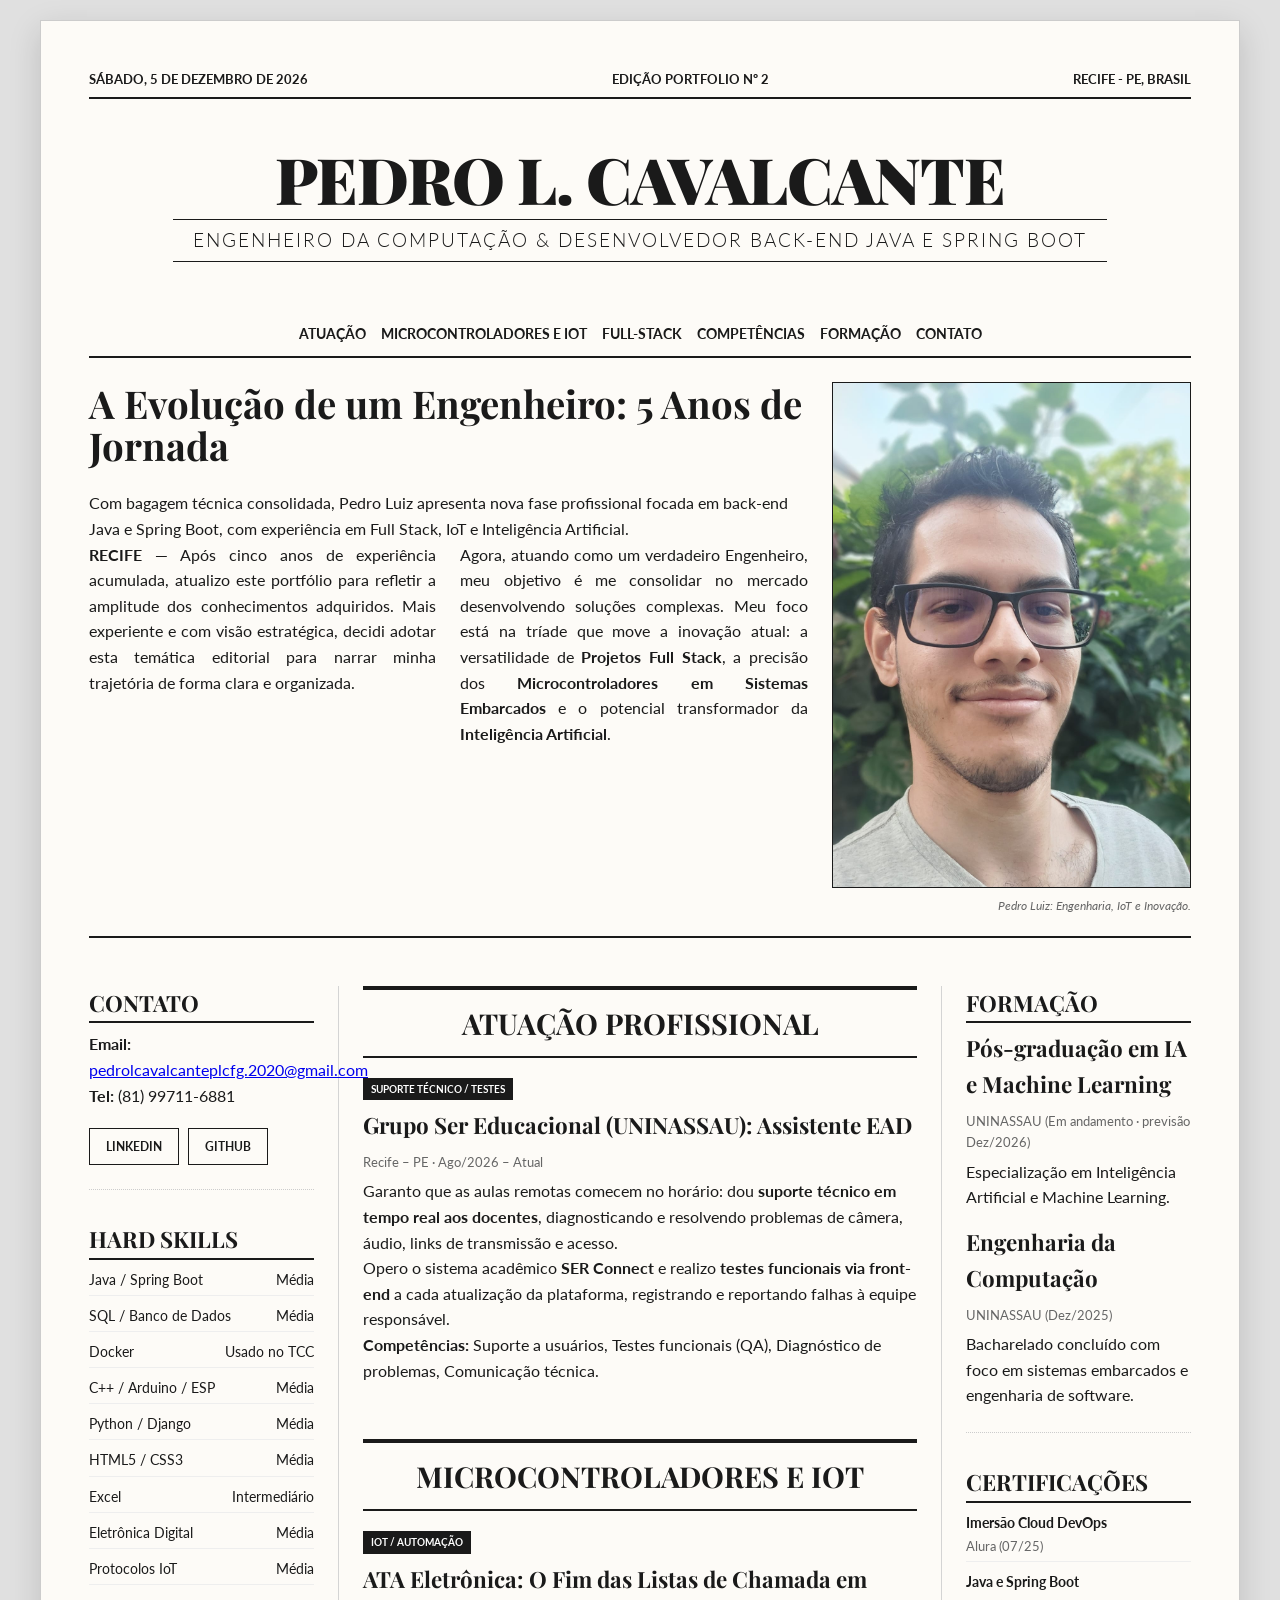
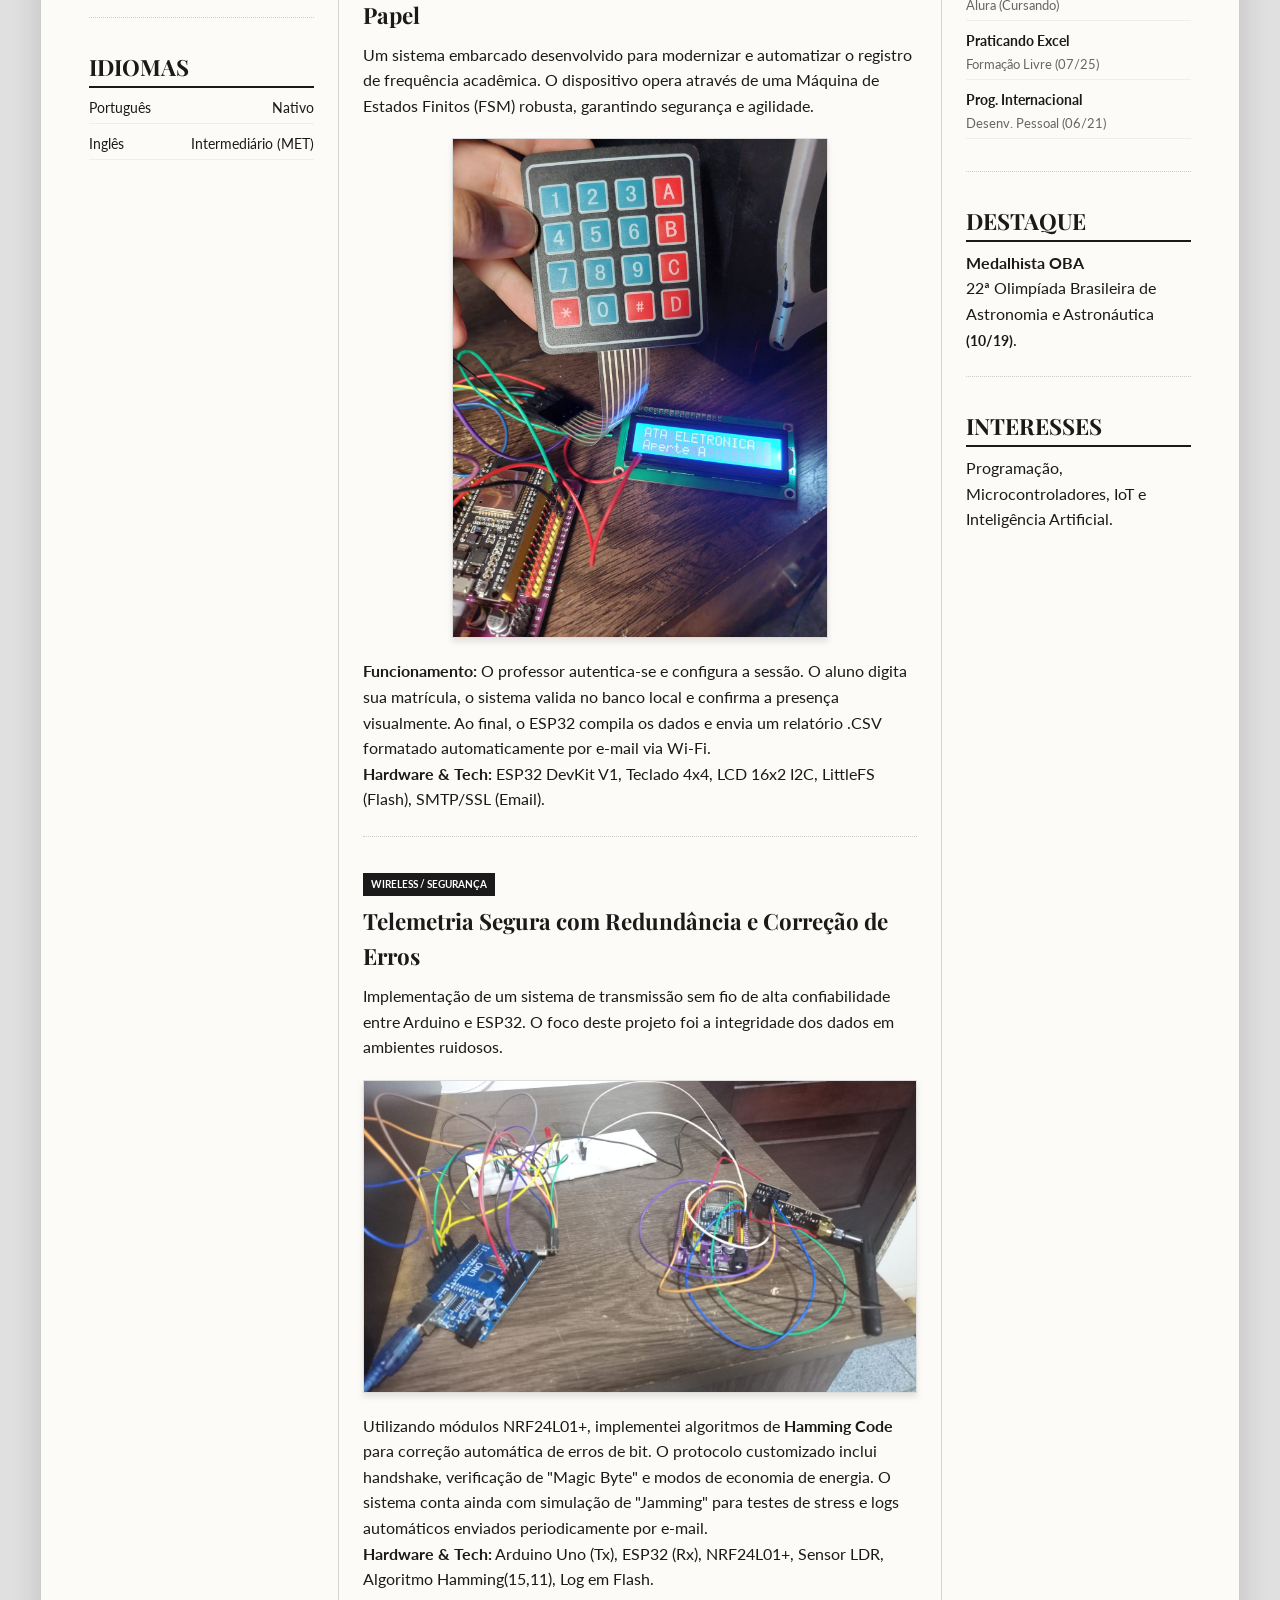
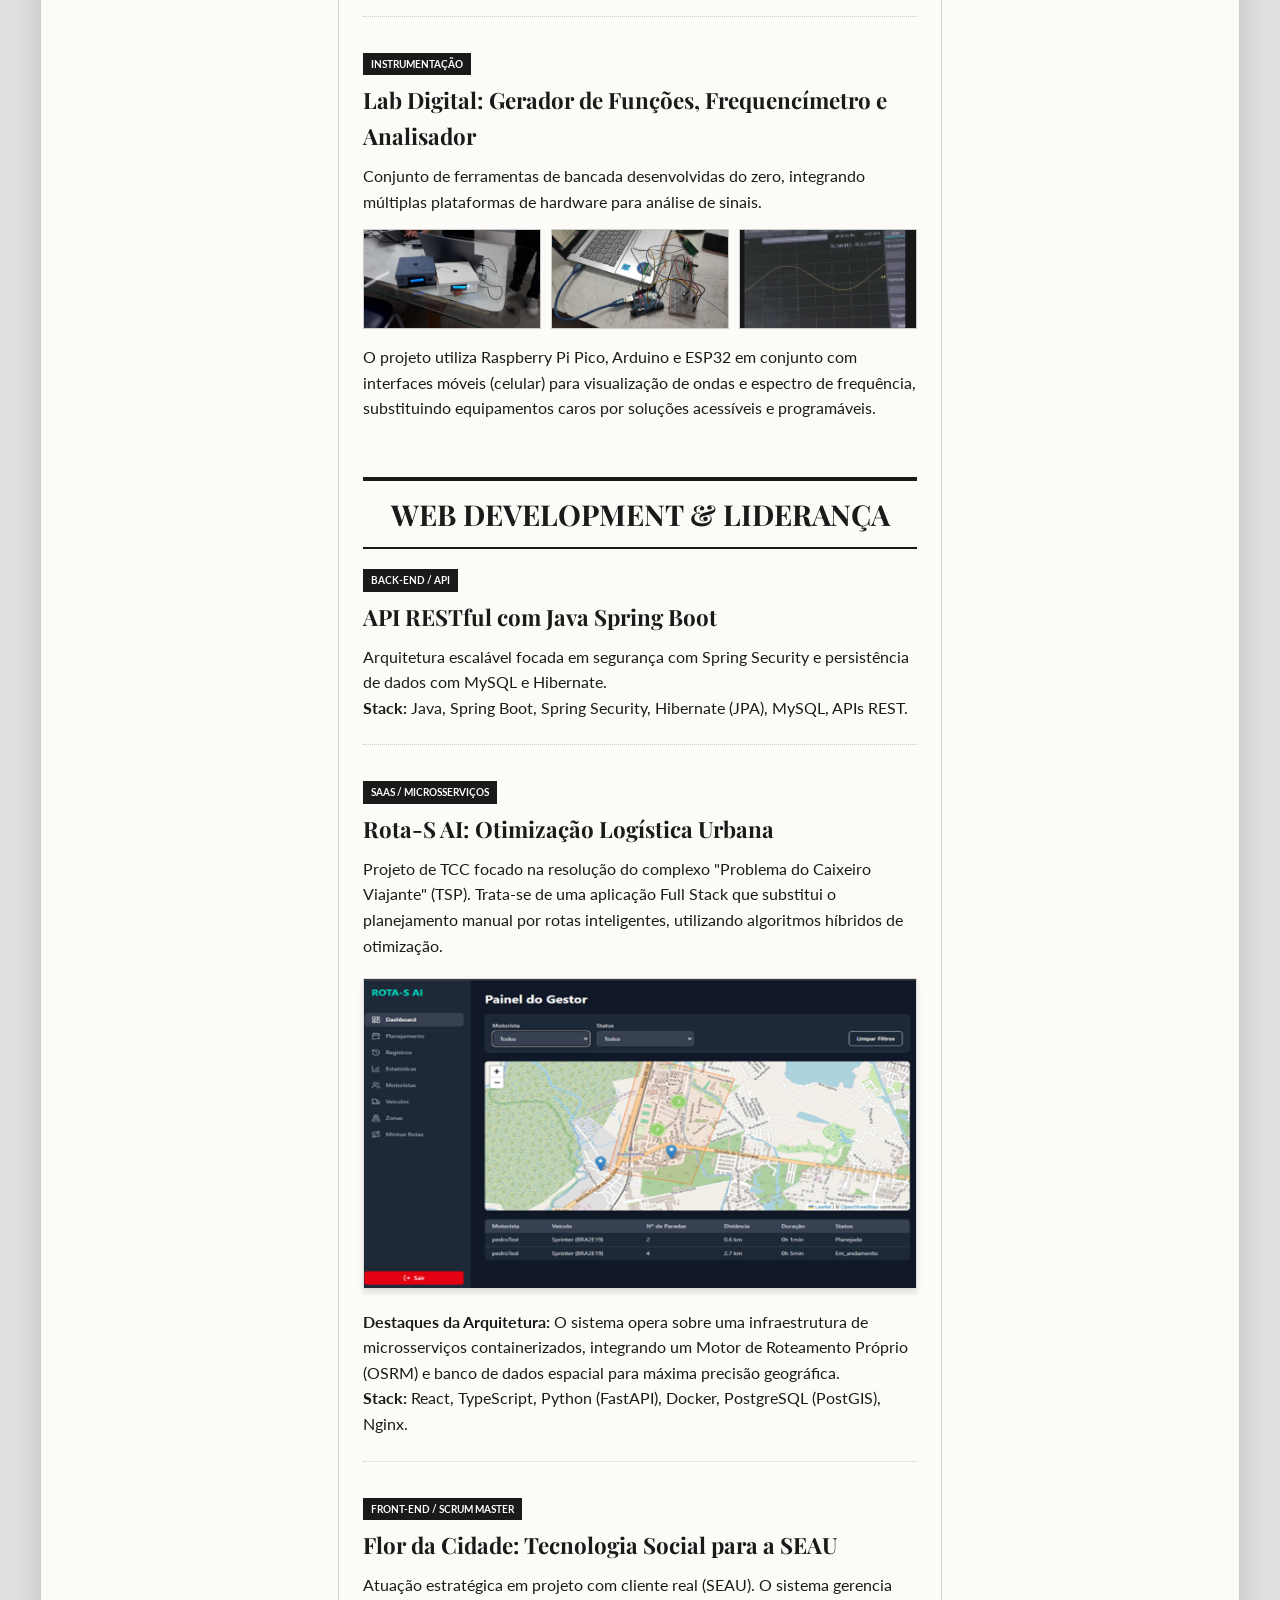
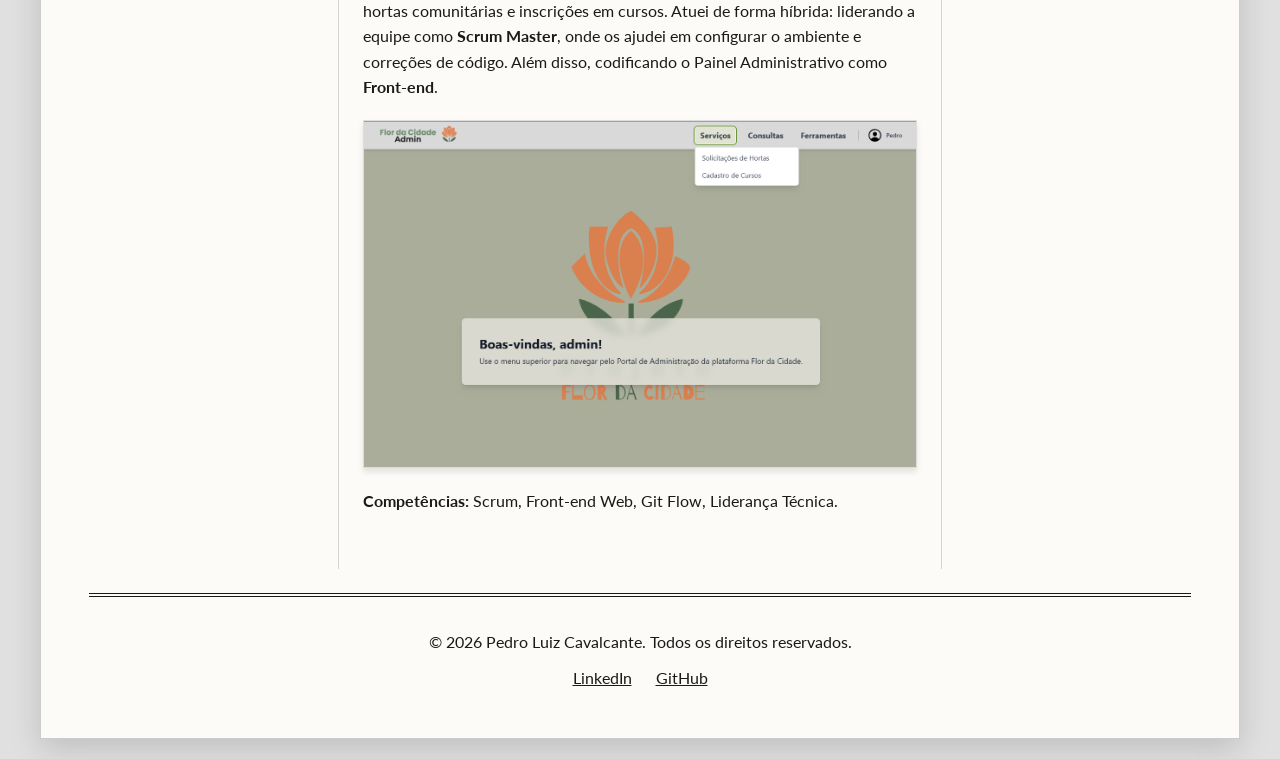
<file: index.html>
<!-- 
ATUALIZAÇÃO: ajuste no link do linkedin.
-->

<!DOCTYPE html>
<html lang="pt-br">
<head>
    <meta charset="UTF-8">
    <meta name="viewport" content="width=device-width, initial-scale=1.0">
    <title>Pedro Luiz Cavalcante | Desenvolvedor Back-end Java e Spring Boot</title>
    
    <!-- Metatags SEO -->
    <meta name="description" content="Portfólio de Pedro Luiz Cavalcante, Engenheiro da Computação e desenvolvedor back-end Java e Spring Boot: APIs REST, Spring Security, Hibernate, MySQL, Docker, além de projetos de IoT e Full Stack.">

    <!-- Fontes Google -->
    <link rel="preconnect" href="https://fonts.googleapis.com">
    <link rel="preconnect" href="https://fonts.gstatic.com" crossorigin>
    <link href="https://fonts.googleapis.com/css2?family=Lato:wght@300;400;700&family=Playfair+Display:ital,wght@0,400;0,700;0,900;1,400&display=swap" rel="stylesheet">

    <!-- CSS Externo -->
    <link rel="stylesheet" href="assets/css/style.css">

    <!-- Ícone da aba -->
    <link rel="icon" href="data:image/svg+xml,%3Csvg xmlns='http://www.w3.org/2000/svg' viewBox='0 0 64 64'%3E%3Crect width='64' height='64' rx='8' fill='%23f4f1ea'/%3E%3Ctext x='32' y='46' font-family='Georgia,serif' font-size='40' font-weight='700' text-anchor='middle' fill='%23111'%3EP%3C/text%3E%3C/svg%3E">

    <!-- Dados estruturados para buscadores (Google entende quem é e o que faz) -->
    <script type="application/ld+json">
    {
        "@context": "https://schema.org",
        "@type": "Person",
        "name": "Pedro Luiz Cavalcante",
        "jobTitle": "Desenvolvedor Back-end Java e Spring Boot",
        "description": "Engenheiro da Computação focado em back-end com Java e Spring Boot: APIs REST, Spring Security, Hibernate, MySQL e Docker.",
        "knowsAbout": ["Java", "Spring Boot", "APIs REST", "Spring Security", "Hibernate", "MySQL", "Docker", "IoT"],
        "address": { "@type": "PostalAddress", "addressLocality": "Recife", "addressRegion": "PE", "addressCountry": "BR" },
        "sameAs": [
            "https://www.linkedin.com/in/pedro-luiz-cavalcante-541475212",
            "https://github.com/PedroLuizC"
        ]
    }
    </script>
</head>
<body>

    <div class="newspaper-container">
        
        <!-- HEADER META -->
        <div class="meta-header">
            <span id="current-date">Carregando data...</span>
            <span>Edição Portfolio nº 2</span>
            <span>Recife - PE, Brasil</span>
        </div>

        <!-- MASTHEAD -->
        <header class="masthead">
            <h1>Pedro L. Cavalcante</h1>
            <p>Engenheiro da Computação & Desenvolvedor Back-end Java e Spring Boot</p>
        </header>

        <!-- NAVEGAÇÃO -->
        <nav class="nav-bar">
            <ul class="nav-list">
                <li><a href="#atuacao">Atuação</a></li>
                <li><a href="#micro">Microcontroladores e IoT</a></li>
                <li><a href="#fullstack">Full-Stack</a></li>
                <li><a href="#skills">Competências</a></li>
                <li><a href="#formacao">Formação</a></li>
                <li><a href="#contato">Contato</a></li>
            </ul>
        </nav>

        <!-- HERO SECTION (Manchete e Foto Principal) -->
        <section class="hero">
            <div class="hero-text">
                <h2>A Evolução de um Engenheiro: 5 Anos de Jornada</h2>
                
                <div class="lead">
                    Com bagagem técnica consolidada, Pedro Luiz apresenta nova fase profissional focada em back-end Java e Spring Boot, com experiência em Full Stack, IoT e Inteligência Artificial.
                </div>
                
                <p>
                    <strong>RECIFE —</strong> Após cinco anos de experiência acumulada, atualizo este portfólio para refletir a amplitude dos conhecimentos adquiridos. Mais experiente e com visão estratégica, decidi adotar esta temática editorial para narrar minha trajetória de forma clara e organizada.
                    <br><br>
                    <br><br>
                    Agora, atuando como um verdadeiro Engenheiro, meu objetivo é me consolidar no mercado desenvolvendo soluções complexas. Meu foco está na tríade que move a inovação atual: a versatilidade de <strong>Projetos Full Stack</strong>, a precisão dos <strong>Microcontroladores em Sistemas Embarcados</strong> e o potencial transformador da <strong>Inteligência Artificial</strong>.
                </p>
            </div>
            <div>
                <div class="hero-img">
                    <img src="assets/img/fotoPeter.jpeg" alt="Pedro Luiz Cavalcante" onerror="this.src='https://via.placeholder.com/400x500/333/fff?text=FOTO+DO+PEDRO'">
                </div>
                <div class="photo-caption">Pedro Luiz: Engenharia, IoT e Inovação.</div>
            </div>
        </section>
        <!-- SIDEBAR ESQUERDA -->
        <aside class="sidebar-left" id="contato">
            <div class="news-item">
                <h3 class="sidebar-title">Contato</h3>
                <p><strong>Email:</strong> <a href="mailto:pedrolcavalcanteplcfg.2020@gmail.com">pedrolcavalcanteplcfg.2020@gmail.com</a></p>
                <p><strong>Tel:</strong> (81) 99711-6881</p>
                <div style="margin-top: 15px;">
                    <a href="https://www.linkedin.com/in/pedro-luiz-cavalcante-541475212" target="_blank" class="btn-newspaper">LinkedIn</a>
                    <a href="https://github.com/PedroLuizC" target="_blank" class="btn-newspaper">GitHub</a>
                </div>
            </div>

            <div class="news-item" id="skills">
                <h3 class="sidebar-title">Hard Skills</h3>
                <ul class="simple-list">
                    <li>Java / Spring Boot <span>Média</span></li>
                    <li>SQL / Banco de Dados <span>Média</span></li>
                    <li>Docker <span>Usado no TCC</span></li>
                    <li>C++ / Arduino / ESP <span>Média</span></li>
                    <li>Python / Django <span>Média</span></li>
                    <li>HTML5 / CSS3 <span>Média</span></li>
                    <li>Excel <span>Intermediário</span></li> <!-- ADICIONADO -->
                    <li>Eletrônica Digital <span>Média</span></li>
                    <li>Protocolos IoT <span>Média</span></li>
                </ul>
            </div>
            
             <div class="news-item">
                <h3 class="sidebar-title">Idiomas</h3>
                <ul class="simple-list">
                    <li>Português <span>Nativo</span></li>
                    <li>Inglês <span>Intermediário (MET)</span></li>
                </ul>
            </div>
        </aside>

        <!-- CONTEÚDO PRINCIPAL -->
        <main class="main-content">

            <!-- SEÇÃO: ATUAÇÃO PROFISSIONAL -->
            <div id="atuacao">
                <h2 class="section-header">Atuação Profissional</h2>

                <article class="news-item">
                    <span class="category-tag">Suporte Técnico / Testes</span>
                    <h3>Grupo Ser Educacional (UNINASSAU): Assistente EAD</h3>
                    <small style="color:#666; display:block; margin-bottom:5px;">Recife – PE · Ago/2026 – Atual</small>
                    <p>
                        Garanto que as aulas remotas comecem no horário: dou <strong>suporte técnico em tempo real aos docentes</strong>, diagnosticando e resolvendo problemas de câmera, áudio, links de transmissão e acesso.
                    </p>
                    <p>
                        Opero o sistema acadêmico <strong>SER Connect</strong> e realizo <strong>testes funcionais via front-end</strong> a cada atualização da plataforma, registrando e reportando falhas à equipe responsável.
                    </p>
                    <div class="tech-specs">
                        <strong>Competências:</strong>
                        Suporte a usuários, Testes funcionais (QA), Diagnóstico de problemas, Comunicação técnica.
                    </div>
                </article>
            </div>

            <!-- SEÇÃO: MICROCONTROLADORES E IOT -->
            <div id="micro">
                <h2 class="section-header">Microcontroladores e IoT</h2>

                <!-- PROJETO 1 -->
                <article class="news-item">
                    <span class="category-tag">IoT / Automação</span>
                    <h3>ATA Eletrônica: O Fim das Listas de Chamada em Papel</h3>
                    <p>
                        Um sistema embarcado desenvolvido para modernizar e automatizar o registro de frequência acadêmica. O dispositivo opera através de uma Máquina de Estados Finitos (FSM) robusta, garantindo segurança e agilidade.
                    </p>
                    
                    <!-- FOTO ATA ATUALIZADA -->
                    <img src="assets/img/ATA.jpeg" alt="Protótipo da ATA Eletrônica" class="article-img">
                    
                    <p>
                        <strong>Funcionamento:</strong> O professor autentica-se e configura a sessão. O aluno digita sua matrícula, o sistema valida no banco local e confirma a presença visualmente. Ao final, o ESP32 compila os dados e envia um relatório .CSV formatado automaticamente por e-mail via Wi-Fi.
                    </p>
                    <div class="tech-specs">
                        <strong>Hardware & Tech:</strong>
                        ESP32 DevKit V1, Teclado 4x4, LCD 16x2 I2C, LittleFS (Flash), SMTP/SSL (Email).
                    </div>
                </article>

                <!-- PROJETO 2 -->
                <article class="news-item">
                    <span class="category-tag">Wireless / Segurança</span>
                    <h3>Telemetria Segura com Redundância e Correção de Erros</h3>
                    <p>
                        Implementação de um sistema de transmissão sem fio de alta confiabilidade entre Arduino e ESP32. O foco deste projeto foi a integridade dos dados em ambientes ruidosos.
                    </p>

                    <img src="assets/img/receptor-transmissor.jpeg" alt="Sistema de Telemetria (Transmissor e Receptor)" class="article-img">

                    <p>
                        Utilizando módulos NRF24L01+, implementei algoritmos de <strong>Hamming Code</strong> para correção automática de erros de bit. O protocolo customizado inclui handshake, verificação de "Magic Byte" e modos de economia de energia. O sistema conta ainda com simulação de "Jamming" para testes de stress e logs automáticos enviados periodicamente por e-mail.
                    </p>
                    <div class="tech-specs">
                        <strong>Hardware & Tech:</strong>
                        Arduino Uno (Tx), ESP32 (Rx), NRF24L01+, Sensor LDR, Algoritmo Hamming(15,11), Log em Flash.
                    </div>
                </article>

                <!-- PROJETO 3-->
                <article class="news-item">
                    <span class="category-tag">Instrumentação</span>
                    <h3>Lab Digital: Gerador de Funções, Frequencímetro e Analisador</h3>
                    <p>
                        Conjunto de ferramentas de bancada desenvolvidas do zero, integrando múltiplas plataformas de hardware para análise de sinais.
                    </p>
                    
                    <!-- GALERIA -->
                    <div class="gallery-grid">
                        <img src="assets/img/GeradorEFrequen.jpeg" alt="Gerador e Frequencímetro">
                        <img src="assets/img/geradorDefuncao.jpeg" alt="Detalhe Gerador de Função">
                        <img src="assets/img/onda.png" alt="Análise de Onda via Celular">
                    </div>
                    
                    <p>
                        O projeto utiliza Raspberry Pi Pico, Arduino e ESP32 em conjunto com interfaces móveis (celular) para visualização de ondas e espectro de frequência, substituindo equipamentos caros por soluções acessíveis e programáveis.
                    </p>
                </article>
            </div>

            <!-- SEÇÃO: FULL STACK / WEB -->
            <div id="fullstack">
                <h2 class="section-header">Web Development & Liderança</h2>
                
                <!-- PROJETO 3 (em destaque: alvo back-end Java) -->
                <article class="news-item">
                    <span class="category-tag">Back-End / API</span>
                    <h3>API RESTful com Java Spring Boot</h3>
                    <p>Arquitetura escalável focada em segurança com Spring Security e persistência de dados com MySQL e Hibernate.</p>
                    <div class="tech-specs">
                        <strong>Stack:</strong>
                        Java, Spring Boot, Spring Security, Hibernate (JPA), MySQL, APIs REST.
                    </div>
                </article>

                <!-- PROJETO 1-->
                <article class="news-item">
                    <span class="category-tag">SaaS / Microsserviços</span>
                    <h3>Rota-S AI: Otimização Logística Urbana</h3>
                    <p>
                        Projeto de TCC focado na resolução do complexo "Problema do Caixeiro Viajante" (TSP). Trata-se de uma aplicação Full Stack que substitui o planejamento manual por rotas inteligentes, utilizando algoritmos híbridos de otimização.
                    </p>

                    <img src="assets/img/PainelGestorRostasAI.png" alt="Painel do Rota-S AI" class="article-img">

                    <p>
                        <strong>Destaques da Arquitetura:</strong> O sistema opera sobre uma infraestrutura de microsserviços containerizados, integrando um Motor de Roteamento Próprio (OSRM) e banco de dados espacial para máxima precisão geográfica.
                    </p>
                    <div class="tech-specs">
                        <strong>Stack:</strong>
                        React, TypeScript, Python (FastAPI), Docker, PostgreSQL (PostGIS), Nginx.
                    </div>
                </article>

                <!-- PROJETO 2-->
                <article class="news-item">
                    <span class="category-tag">Front-End / Scrum Master</span>
                    <h3>Flor da Cidade: Tecnologia Social para a SEAU</h3>
                    <p>
                        Atuação estratégica em projeto com cliente real (SEAU). O sistema gerencia hortas comunitárias e inscrições em cursos. Atuei de forma híbrida: liderando a equipe como <strong>Scrum Master</strong>, onde os ajudei em configurar o ambiente e correções de código. Além disso, codificando o Painel Administrativo como <strong>Front-end</strong>.
                    </p>

                    <img src="assets/img/webAdmin.png" alt="Painel Administrativo Flor da Cidade" class="article-img">

                    <div class="tech-specs">
                        <strong>Competências:</strong>
                        Scrum, Front-end Web, Git Flow, Liderança Técnica.
                    </div>
                </article>

            </div>

        </main>

        <!-- SIDEBAR DIREITA -->
        <aside class="sidebar-right" id="formacao">
            <div class="news-item">
                <h3 class="sidebar-title">Formação</h3>
                <h3>Pós-graduação em IA e Machine Learning</h3>
                <small style="color:#666; display:block; margin-bottom:5px;">UNINASSAU (Em andamento · previsão Dez/2026)</small>
                <p>Especialização em Inteligência Artificial e Machine Learning.</p>
                <h3 style="margin-top:15px;">Engenharia da Computação</h3>
                <small style="color:#666; display:block; margin-bottom:5px;">UNINASSAU (Dez/2025)</small>
                <p>Bacharelado concluído com foco em sistemas embarcados e engenharia de software.</p>
            </div>

            <div class="news-item">
                <h3 class="sidebar-title">Certificações</h3>
                <ul class="simple-list">
                    <li>
                        <div>
                            <strong>Imersão Cloud DevOps</strong>
                            <br><span style="font-size:0.8rem; color:#666;">Alura (07/25)</span>
                        </div>
                    </li>
                    <li>
                        <div>
                            <strong>Java e Spring Boot</strong>
                            <br><span style="font-size:0.8rem; color:#666;">Alura (Cursando)</span>
                        </div>
                    </li>
                    <li>
                        <div>
                            <strong>Praticando Excel</strong>
                            <br><span style="font-size:0.8rem; color:#666;">Formação Livre (07/25)</span>
                        </div>
                    </li>
                    <li>
                        <div>
                            <strong>Prog. Internacional</strong>
                            <br><span style="font-size:0.8rem; color:#666;">Desenv. Pessoal (06/21)</span>
                        </div>
                    </li>
                </ul>
            </div>

            <div class="news-item">
                <h3 class="sidebar-title">Destaque</h3>
                <p><strong>Medalhista OBA</strong><br>
                22ª Olimpíada Brasileira de Astronomia e Astronáutica <span style="font-size:0.85rem; font-weight:bold;">(10/19)</span>.</p> <!-- DATA ADICIONADA -->
            </div>

            <div class="news-item">
                <h3 class="sidebar-title">Interesses</h3>
                <p>Programação, Microcontroladores, IoT e Inteligência Artificial.</p>
            </div>
        </aside>

        <!-- FOOTER -->
        <footer class="footer">
            <p>&copy; 2026 Pedro Luiz Cavalcante. Todos os direitos reservados.</p>
            <div style="margin-top:10px;">
                <a href="https://www.linkedin.com/in/pedro-luiz-cavalcante-541475212" target="_blank" style="color:var(--ink-color); margin:0 10px;">LinkedIn</a>
                <a href="https://github.com/PedroLuizC" target="_blank" style="color:var(--ink-color); margin:0 10px;">GitHub</a>
            </div>
        </footer>

    </div>
    <script src="assets/js/main.js"></script>
</body>
</html>
</file>
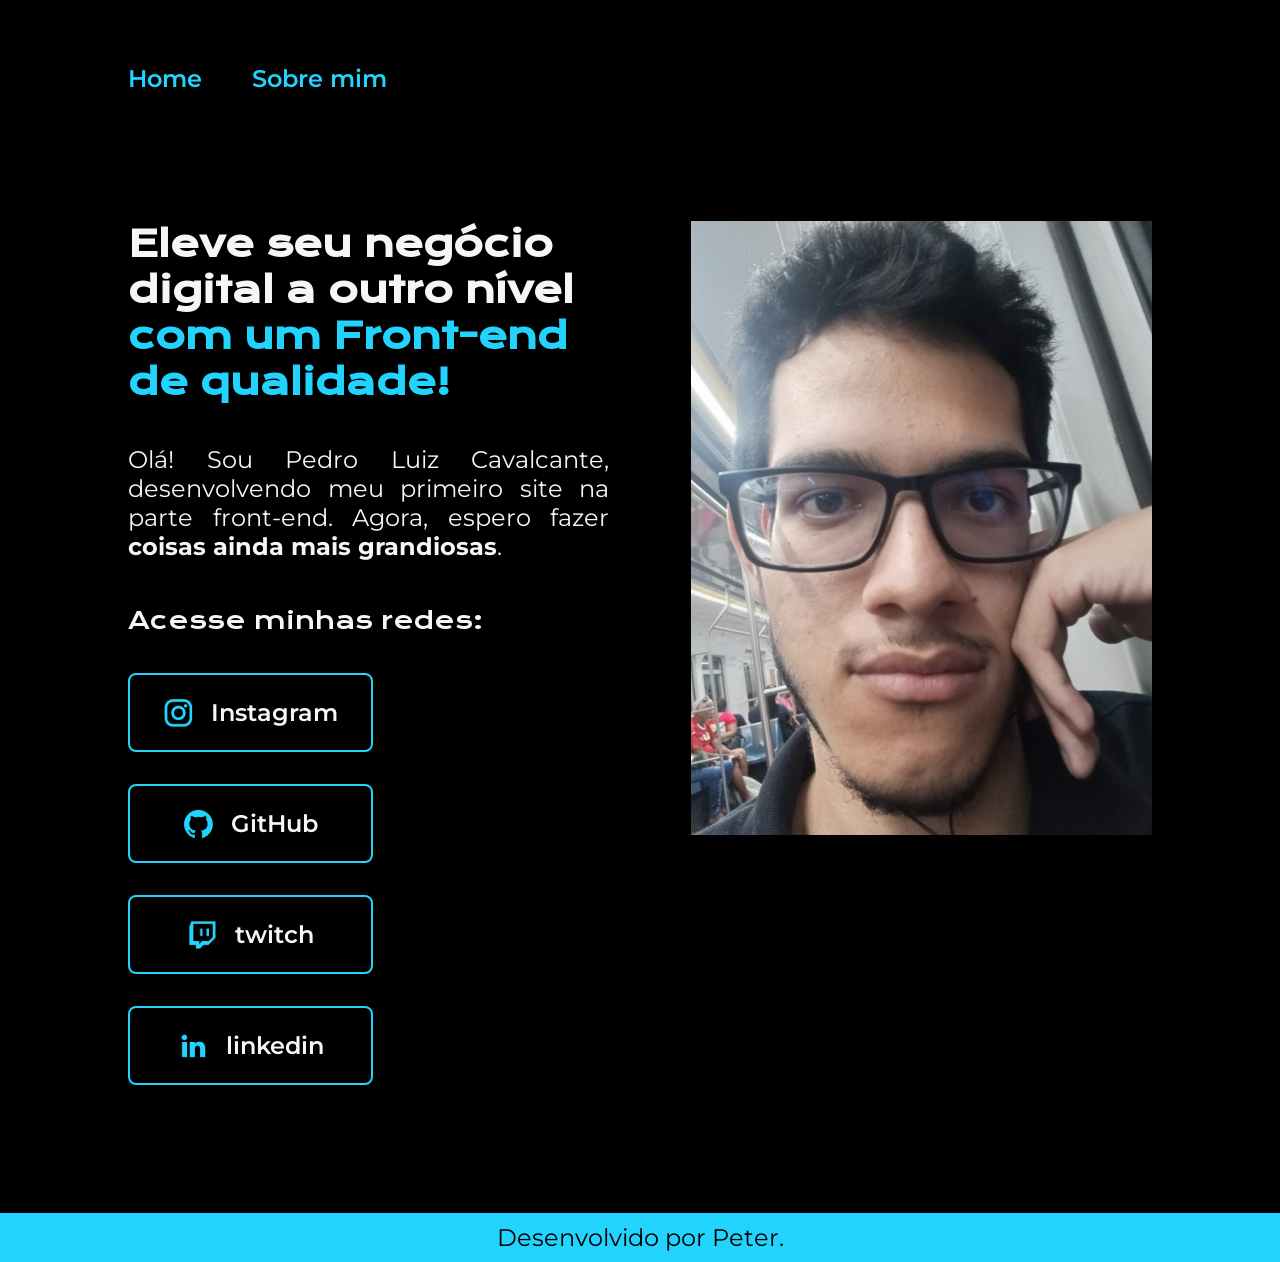
<file: indexi.html>
<!DOCTYPE html>
<html lang="pt-br">

<head>
    <meta charset="UTF-8">
    <meta http-equiv="X-UA-Compatible" content="IE=edge">
    <meta name="viewport" content="width=device-width, initial-scale=1.0">
    <title>Portfólio de Pedro</title>
    <link rel="stylesheet" href="Css/style.css">
</head>

<body>
    <header class="cabeca">
        <nav class="cabeca_menu">
            <a class="cabeca_menu_link" href="indexi.html">Home</a>
            <a class="cabeca_menu_link" href="indexi2.html">Sobre mim</a>
        </nav>
    </header>

    <main class="apresentacao">
        <section class="apresentacao__conteudo">
            <h1 class="apresentacao__conteudo__titulo">Eleve seu negócio digital a outro nível <strong 
            class="titulo-destaque">com um Front-end de qualidade!
            </strong>
        </h1>
            <p class="apresentacao__conteudo__texto">Olá! Sou <span id="nome__bonito">Pedro Luiz Cavalcante</span>, desenvolvendo meu primeiro site na parte front-end. Agora, espero fazer <b>coisas ainda mais grandiosas</b>.</p>
            <div class="apresentacao__links">
                <h2 class="apresentacao__links__subtitulo">Acesse minhas redes:</h2>
                <a class="apresentacao__links__link" href="https://www.instagram.com/">
                    <img alt="instagram" src="imagens/instagram.png">Instagram 
                </a>
                <a class="apresentacao__links__link" href="https://github.com/">
                    <img alt="GitHub" src="imagens/github.png">GitHub
                </a>
                <a class="apresentacao__links__link" href="https://www.twitch.tv/">
                    <img alt="twitch" src="imagens/twitch.png">twitch
                </a>
                <a class="apresentacao__links__link" href="https://br.linkedin.com/?src=go-pa&trk=sem-ga_campid.12619604099_asid.148548608796_crid.656532769089_kw.linked_d.c_tid.kwd-103941963_n.g_mt.e_geo.9047761&mcid=6821526239111716925&cid=&gclid=EAIaIQobChMI3Keh9aqtgAMVM0BIAB11YQQ6EAAYASAAEgKjdPD_BwE&gclsrc=aw.ds">
                    <img alt="linkedin" src="imagens/linkedin.png">linkedin
                </a>
            </div>
        </section>
        <img class="apresentacao_imagem" src="imagens/pedro.jpeg" alt="Pedro pensando">
    </main>

    <footer class="pe">
        <p class="pe__descrito">Desenvolvido por Peter.</p>
    </footer>
</body>

</html>
</file>
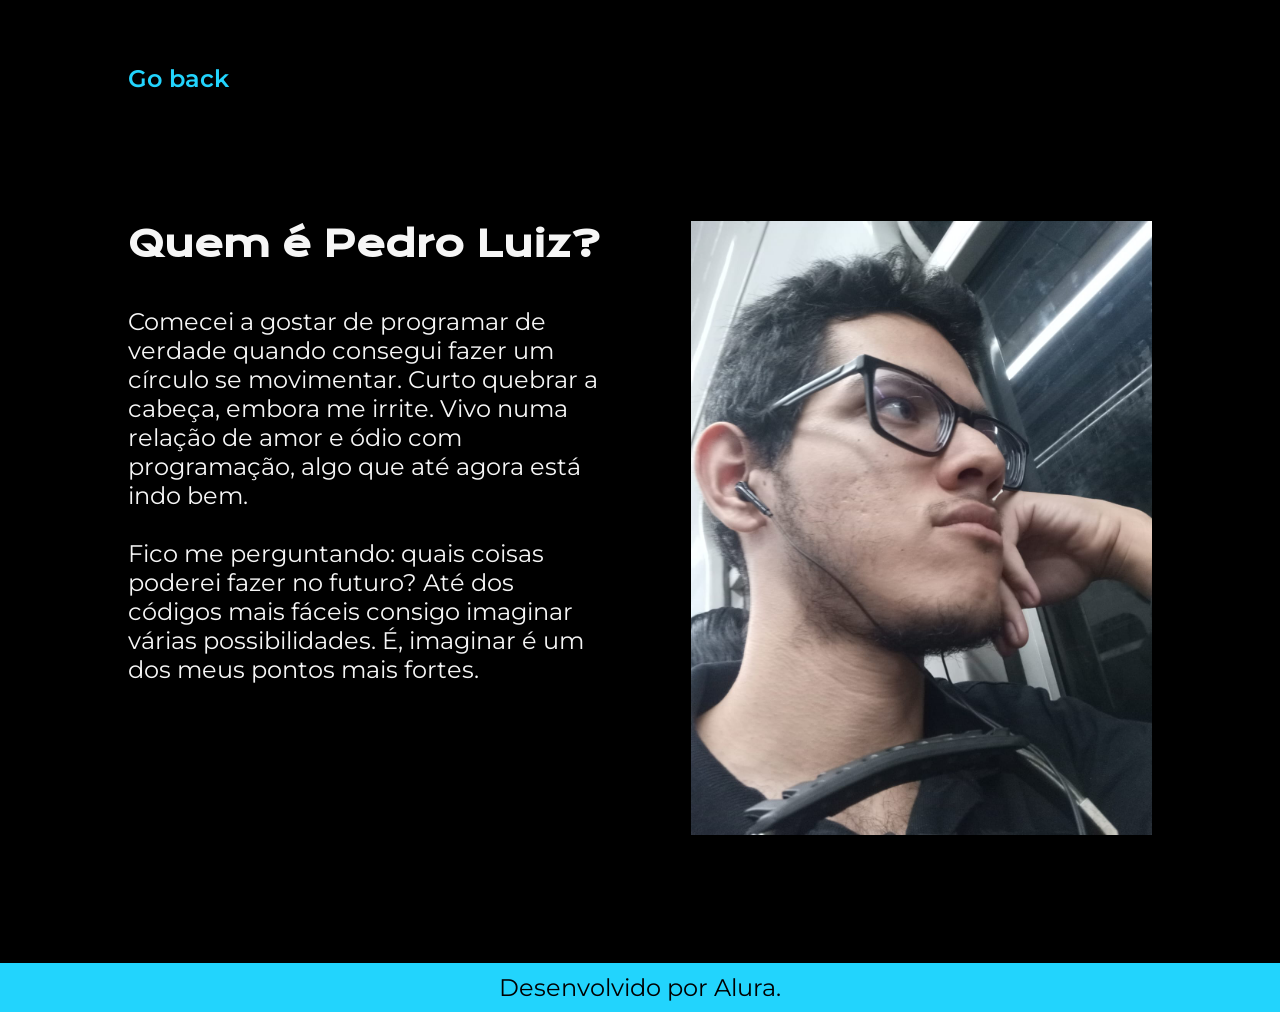
<file: indexi2.html>
<!DOCTYPE html>
<html lang="pt-br">
<head>
    <meta charset="UTF-8">
    <meta http-equiv="X-UA-Compatible" content="IE=edge">
    <meta name="viewport" content="width=device-width, initial-scale=1.0">
    <link rel="stylesheet" href="Css/style.css">
    <title>Sobre Pedro</title>
</head>

<body>
    <header class="cabeca">
        <nav class="cabeca_menu">
            <a class="cabeca_menu_link" href="indexi.html"> Go back</a>
        </nav>
    </header>

    <main class="apresentacao">
            <section class="apresentacao__conteudo">
                <h1 class="apresentacao__conteudo__titulo"> Quem é Pedro Luiz?</h1>
                <p class="apresentacao__conteudo__texto2"> 
                    Comecei a gostar de programar de verdade quando consegui fazer um círculo se movimentar. Curto quebrar a cabeça, embora me irrite. Vivo numa relação de amor e ódio com programação, algo que até agora está indo bem. <br>
                    <br>
                    Fico me perguntando: quais coisas poderei fazer no futuro? Até dos códigos mais fáceis consigo imaginar várias possibilidades. É, imaginar é um dos meus pontos mais fortes.

                </p> 
            </section>
        <img class="apresentacao_imagem" src="imagens/pedro2.jpeg" alt="pedro corigando" >
    </main>

    <footer class="pe">
        <p class="pe__descrito">Desenvolvido por Alura.</p>
    </footer>
</body>

</html>
</file>
<file: assets/css/style.css>
/* 
ARQUIVO: assets/css/style.css
VERSÃO: 4.0 - Clean & Bug Fix Mobile
*/

/* --- CONFIGURAÇÕES GERAIS E VARIÁVEIS --- */
:root {
    --paper-bg: #fdfbf7;
    --ink-color: #1a1a1a;
    --accent-color: #2c3e50;
    --gray-light: #f4f4f4;
    --gray-border: #d4d4d4;
    --font-headline: 'Playfair Display', serif;
    --font-body: 'Lato', sans-serif;
    --border-style: 2px solid var(--ink-color);
    --border-thin: 1px solid var(--gray-border);
    --spacing-sm: 0.5rem;
    --spacing-md: 1.5rem;
    --spacing-lg: 3rem;
}

* { 
    box-sizing: border-box; 
    margin: 0; 
    padding: 0; 
}

html, body {
    overflow-x: hidden;
    width: 100%;
}

body {
    background-color: #e0e0e0;
    font-family: var(--font-body);
    color: var(--ink-color);
    line-height: 1.6;
    padding: 20px 0;
    -webkit-font-smoothing: antialiased;
}

/* --- LAYOUT GRID PRINCIPAL --- */
.newspaper-container {
    background-color: var(--paper-bg);
    max-width: 1200px;
    width: 95%;
    margin: 0 auto;
    box-shadow: 0 10px 30px rgba(0,0,0,0.15);
    padding: var(--spacing-lg);
    display: grid;
    grid-template-columns: 250px 1fr 250px;
    grid-template-areas: 
        "meta meta meta"
        "header header header"
        "nav nav nav"
        "hero hero hero"
        "sidebar-left main sidebar-right"
        "footer footer footer";
    gap: var(--spacing-md);
    border: 1px solid #ccc;
}

.sidebar-left {
    grid-area: sidebar-left;
    border-right: var(--border-thin);
    padding-right: var(--spacing-md);
}

.main-content {
    grid-area: main;
}

.sidebar-right {
    grid-area: sidebar-right;
    border-left: var(--border-thin);
    padding-left: var(--spacing-md);
}

/* --- HEADER E META --- */
.meta-header {
    grid-area: meta;
    display: flex;
    justify-content: space-between;
    flex-wrap: wrap;
    border-bottom: var(--border-style);
    padding-bottom: var(--spacing-sm);
    font-size: 0.8rem;
    text-transform: uppercase;
    font-weight: 700;
    gap: 10px;
}

.masthead {
    grid-area: header;
    text-align: center;
    padding: var(--spacing-md) 0;
}

.masthead h1 {
    font-family: var(--font-headline);
    font-size: clamp(2.5rem, 5vw, 4.5rem);
    font-weight: 900;
    line-height: 1;
    text-transform: uppercase;
    letter-spacing: -1px;
    margin-bottom: var(--spacing-sm);
    color: var(--ink-color);
}

.masthead p {
    font-size: clamp(0.9rem, 2vw, 1.2rem);
    font-weight: 300;
    letter-spacing: 2px;
    text-transform: uppercase;
    border-top: 1px solid var(--ink-color);
    border-bottom: 1px solid var(--ink-color);
    display: inline-block;
    padding: 5px 20px;
}

/* --- NAVEGAÇÃO --- */
.nav-bar {
    grid-area: nav;
    border-bottom: var(--border-style);
    padding: 10px 0;
    position: sticky;
    top: 0;
    background-color: var(--paper-bg);
    z-index: 100;
}

.nav-list {
    list-style: none;
    display: flex;
    justify-content: center;
    flex-wrap: wrap;
    gap: 15px;
}

.nav-list li a {
    text-decoration: none;
    color: var(--ink-color);
    font-weight: 700;
    text-transform: uppercase;
    font-size: 0.85rem;
    transition: color 0.3s ease;
    white-space: nowrap;
}

.nav-list li a:hover {
    color: #555;
    text-decoration: underline;
}

/* --- HERO SECTION --- */
.hero {
    grid-area: hero;
    display: grid;
    grid-template-columns: 2fr 1fr;
    gap: var(--spacing-md);
    border-bottom: var(--border-style);
    padding-bottom: var(--spacing-lg);
    margin-bottom: var(--spacing-md);
}

.hero-text h2 {
    font-family: var(--font-headline);
    font-size: clamp(2rem, 3vw, 3rem);
    line-height: 1.1;
    margin-bottom: var(--spacing-md);
}

.hero-text p {
    text-align: justify;
    column-count: 2; 
    column-gap: var(--spacing-md);
}

.hero-img {
    width: 100%;
    height: 100%;
    min-height: 300px;
    background-color: #f0f0f0;
    display: flex;
    flex-direction: column;
    border: 1px solid var(--ink-color);
}

.hero-img img {
    width: 100%;
    height: 100%;
    object-fit: cover;
}

.photo-caption {
    font-size: 0.75rem;
    text-align: right;
    margin-top: 8px;
    font-style: italic;
    color: #666;
    display: block;
    width: 100%;
}

/* --- COMPONENTES GERAIS (TITULOS E LISTAS) --- */
.section-header, .sidebar-title {
    font-family: var(--font-headline);
    border-bottom: 2px solid var(--ink-color);
    margin-bottom: 1rem;
    text-transform: uppercase;
}

.section-header {
    font-size: 1.8rem;
    border-top: 4px solid var(--ink-color);
    padding: 10px 0;
    text-align: center;
}

.news-item {
    margin-bottom: 2rem;
    border-bottom: 1px dotted #ccc;
    padding-bottom: 1.5rem;
}

.news-item:last-child { 
    border-bottom: none; 
}

.news-item h3 {
    font-family: var(--font-headline);
    font-size: 1.4rem;
    margin-bottom: 0.5rem;
}

.category-tag {
    background: var(--ink-color);
    color: #fff;
    font-size: 0.65rem;
    padding: 3px 8px;
    text-transform: uppercase;
    font-weight: 700;
    display: inline-block;
    margin-bottom: 8px;
}

.btn-newspaper {
    display: inline-block;
    margin: 5px 5px 0 0;
    padding: 8px 16px;
    border: 1px solid var(--ink-color);
    color: var(--ink-color);
    text-decoration: none;
    text-transform: uppercase;
    font-weight: 700;
    font-size: 0.75rem;
}

.btn-newspaper:hover {
    background-color: var(--ink-color);
    color: #fff;
}

.simple-list { 
    list-style: none; 
}

.simple-list li {
    margin-bottom: 8px;
    border-bottom: 1px solid #eee;
    padding-bottom: 4px;
    display: flex;
    justify-content: space-between;
    font-size: 0.9rem;
}

/* --- IMAGENS E GALERIA --- */
.article-img {
    display: flex;
    width: auto;
    max-width: 100%;
    height: auto;
    max-height: 500px;
    object-fit: contain;
    margin: 20px auto;
    border: 1px solid #ddd;
    box-shadow: 0 4px 6px rgba(0,0,0,0.1);
}

.gallery-grid {
    display: grid;
    grid-template-columns: repeat(auto-fit, minmax(100px, 1fr));
    gap: 10px;
    margin: 15px 0;
}

.gallery-grid img {
    width: 100%;
    height: 100px;
    object-fit: cover;
    border: 1px solid #ccc;
    cursor: pointer;
    transition: transform 0.2s;
}

.gallery-grid img:hover { 
    transform: scale(1.05); 
}

/* --- FOOTER --- */
.footer {
    grid-area: footer;
    border-top: 4px double var(--ink-color);
    padding-top: 2rem;
    text-align: center;
}

/* --- RESPONSIVIDADE: TABLET (1024px) --- */
@media (max-width: 1024px) {
    .newspaper-container {
        grid-template-columns: 1fr 280px; 
        grid-template-areas: 
            "meta meta"
            "header header"
            "nav nav"
            "hero hero"
            "main sidebar-right"
            "sidebar-left sidebar-left"
            "footer footer";
        width: 98%;
        padding: 20px;
    }

    .sidebar-left {
        border-right: none;
        border-top: var(--border-style);
        padding-top: 20px;
        padding-right: 0;
        display: grid;
        grid-template-columns: 1fr 1fr;
        gap: 20px;
    }
}

/* --- RESPONSIVIDADE: MOBILE (768px) --- */
@media (max-width: 768px) {
    body {
        padding: 0;
        background-color: var(--paper-bg);
    }

    .newspaper-container {
        display: flex;
        flex-direction: column;
        width: 100%;
        margin: 0;
        padding: 15px;
        box-shadow: none;
        border: none;
    }

    .meta-header {
        justify-content: center;
        text-align: center;
    }

    .masthead h1 {
        font-size: 2.8rem;
    }

    .nav-list {
        gap: 10px;
        padding: 5px 0;
    }
    
    .nav-list li a {
        padding: 5px 10px;
        display: block;
        background: #eee;
        border-radius: 4px;
    }

    .hero {
        display: flex;
        flex-direction: column;
        gap: 20px;
        border-bottom: none;
    }

    .hero-img {
        order: -1;
        width: 100%;
        height: auto;
        min-height: auto;
        border: none;
    }

    .hero-img img {
        height: auto;
        max-height: 350px;
        object-fit: cover;
    }

    .photo-caption {
        text-align: center;
        margin-top: 15px;
        margin-bottom: 10px;
        display: block;
        position: relative;
    }

    .hero-text p {
        column-count: 1;
        text-align: left;
    }

    .sidebar-left, .sidebar-right {
        border: none;
        padding: 0;
        margin-top: 2rem;
        border-top: var(--border-style);
        padding-top: 1rem;
        display: block;
    }

    .gallery-grid {
        grid-template-columns: repeat(3, 1fr);
    }
}
</file>
<file: Css/style.css>
@import url('https://fonts.googleapis.com/css2?family=Krona+One&family=Montserrat:wght@400;600&display=swap');

:root {
    --cor-primaria:#000000;
    --cor-secundaria:#F6F6F6;
    --cor-terciaria:#22D4FD;
    --cor-quartenaria: #272727;

    --fonte-primaria:'Montserrat', sans-serif;
    --fonte-secundaria:'Krona One', sans-serif;
}


*{
    margin: 0;
    padding: 0;
}

body{
    box-sizing: border-box;
    background-color: var(--cor-primaria);
    color: var(--cor-secundaria);
}

.cabeca {
padding: 5% 0% 0% 10%;
}

.cabeca_menu {
    display: flex;
    gap: 50px;
}

.cabeca_menu_link {
    font-family:var(--fonte-primaria);
    font-size: 1.5rem;
    font-style: normal;
    font-weight: 600;
    line-height: normal;
    text-decoration: none;
    color: var(--cor-terciaria)
}

.cabeca_menu_link:hover {
    font-size: 1.625rem;
    color: rgb(248, 248, 248);
}

.apresentacao{
    padding: 10% 10%;
    display: flex;
    align-items:flex-start;
    justify-content:space-between;
    gap: 82px;
}
.apresentacao__conteudo{
    width: 50%;
    display: flex;
    flex-direction: column;
    gap: 40px;
}

.apresentacao__conteudo__titulo{
    font-size: 2.25rem;
    font-family: var(--fonte-secundaria);
}

.titulo-destaque{
    color: var(--cor-terciaria);
}
.apresentacao__conteudo__texto{
    font-size: 1.5rem;
    font-family: var(--fonte-primaria);
    text-align: justify;
    text-justify:distribute;
    font-style: normal;
}

.apresentacao__conteudo__texto2 {
    font-size: 1.5rem;
    font-family: var(--fonte-primaria);
    font-style: normal;
    text-align: initial;
}

span#nome__bonito:hover {
    color: var(--cor-terciaria);
}

.apresentacao__links{
    display: flex;
    justify-content:space-between;
    flex-direction: column;
    align-items:flex-start;
    gap: 32px;
}

.apresentacao__links__link{
    display: flex;
    align-items: center;
    justify-content: center;
    gap: 16px;

    width: 50%;
    text-align: center;
    border-radius: 8px;
    border:2px solid var(--cor-terciaria);
    font-size: 1.5rem;
    font-weight: 600;
    padding: 21.5px 0;
    text-decoration: none;
    color:var(--cor-secundaria);
    font-family: var(--fonte-primaria);
}

.apresentacao__links__subtitulo {
    font-family: var(--fonte-secundaria);
    font-size: 1.5rem;
    font-style: normal;
    font-weight: 400;
    line-height: 40px;
}

.apresentacao__links__link:hover {
    background-color: var(--cor-quartenaria);
    width:  52%;
    border: 4px solid var(--cor-terciaria);
}

.pe {
    background: var(--cor-terciaria);
    color: var(--cor-primaria); 
    flex-shrink: 0;
    padding: 10px;
    text-align: center;
    font-family:var(--fonte-primaria);
    font-size: 1.5rem;
    font-weight: 400;
}

.apresentacao_imagem {
    width: 45%;
}

@media (max-width:1200px) {
    .cabeca {
        padding: 5%;
    }
    
    .cabeca_menu {
        justify-content:flex-start;
    }

    .apresentacao{
        flex-direction: column-reverse;
        padding: 5%;
    }
    
    .apresentacao__conteudo {
        width: auto;
    }
}
</file>
